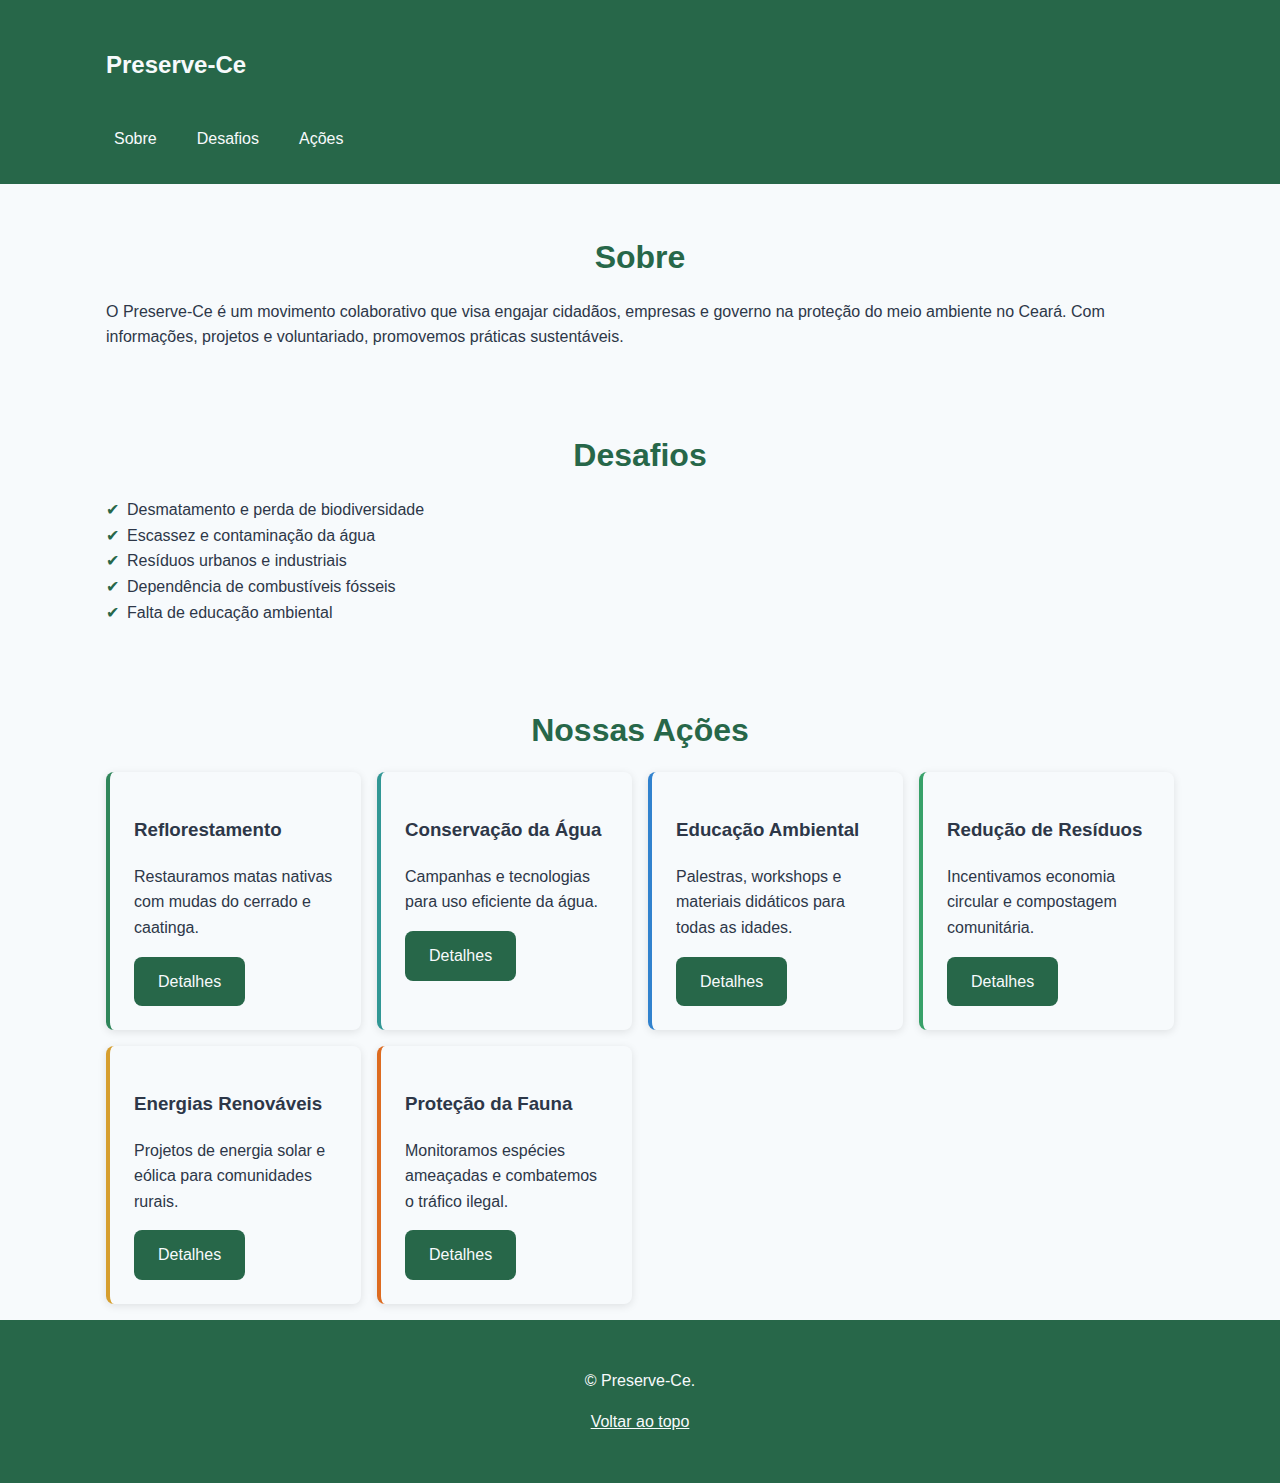
<file: index.html>
<!DOCTYPE html>
<html lang="pt-BR">
<head>
  <meta charset="UTF-8">
  <meta name="viewport" content="width=device-width, initial-scale=1.0">
  <title>Preserve-Ce | Meio Ambiente Sustentável</title>
  <link rel="stylesheet" href="index.css">
</head>
<body>
  <header class="site-header">
    <div class="container">
      <h1 class="logo"><a href="index.html">Preserve-Ce</a></h1>
      <button class="nav-toggle" aria-label="Abrir menu">☰</button>
      <nav class="main-nav" aria-label="Navegação principal">
        <ul>
          <li><a href="#sobre">Sobre</a></li>
          <li><a href="#desafios">Desafios</a></li>
          <li><a href="#acoes">Ações</a></li>
        </ul>
      </nav>
    </div>
  </header>

  <main>
    
    <section id="sobre" class="section container" aria-labelledby="sobre-title">
      <h2 id="sobre-title" class="section-title">Sobre</h2>
      <p>O Preserve-Ce é um movimento colaborativo que visa engajar cidadãos, empresas e governo na proteção do meio ambiente no Ceará. Com informações, projetos e voluntariado, promovemos práticas sustentáveis.</p>
    </section>

    <section id="desafios" class="section container" aria-labelledby="desafios-title">
      <h2 id="desafios-title" class="section-title">Desafios</h2>
      <ul class="list-icons">
        <li>Desmatamento e perda de biodiversidade</li>
        <li>Escassez e contaminação da água</li>
        <li>Resíduos urbanos e industriais</li>
        <li>Dependência de combustíveis fósseis</li>
        <li>Falta de educação ambiental</li>
      </ul>
    </section>

    <section id="acoes" class="section container" aria-labelledby="acoes-title">
      <h2 id="acoes-title" class="section-title">Nossas Ações</h2>
      <div class="grid-container">
        <article class="grid-item item-reflo">
          <h3>Reflorestamento</h3>
          <p>Restauramos matas nativas com mudas do cerrado e caatinga.</p>
          <a href="reflo.html" class="btn btn-secondary">Detalhes</a>
        </article>
        <article class="grid-item item-cons">
          <h3>Conservação da Água</h3>
          <p>Campanhas e tecnologias para uso eficiente da água.</p>
          <a href="cons.html" class="btn btn-secondary">Detalhes</a>
        </article>
        <article class="grid-item item-ed">
          <h3>Educação Ambiental</h3>
          <p>Palestras, workshops e materiais didáticos para todas as idades.</p>
          <a href="ed.html" class="btn btn-secondary">Detalhes</a>
        </article>
        <article class="grid-item item-red">
          <h3>Redução de Resíduos</h3>
          <p>Incentivamos economia circular e compostagem comunitária.</p>
          <a href="red.html" class="btn btn-secondary">Detalhes</a>
        </article>
        <article class="grid-item item-reno">
          <h3>Energias Renováveis</h3>
          <p>Projetos de energia solar e eólica para comunidades rurais.</p>
          <a href="reno.html" class="btn btn-secondary">Detalhes</a>
        </article>
        <article class="grid-item item-prot">
          <h3>Proteção da Fauna</h3>
          <p>Monitoramos espécies ameaçadas e combatemos o tráfico ilegal.</p>
          <a href="prot.html" class="btn btn-secondary">Detalhes</a>
        </article>
      </div>
    </section>
  </main>

  <footer class="site-footer">
    <div class="container">
      <p>&copy; Preserve-Ce.</p>
      <p><a href="#sobre">Voltar ao topo</a></p>
    </div>
  </footer>
  <script>
    document.querySelectorAll('a[href^="#"]').forEach(link => link.addEventListener('click', e => { e.preventDefault(); document.querySelector(link.getAttribute('href')).scrollIntoView({ behavior: 'smooth' }); }));
    const toggle = document.querySelector('.nav-toggle');
    const nav = document.querySelector('.main-nav');
    toggle.addEventListener('click', () => nav.classList.toggle('open'));
  </script>
</body>
</html>
</file>
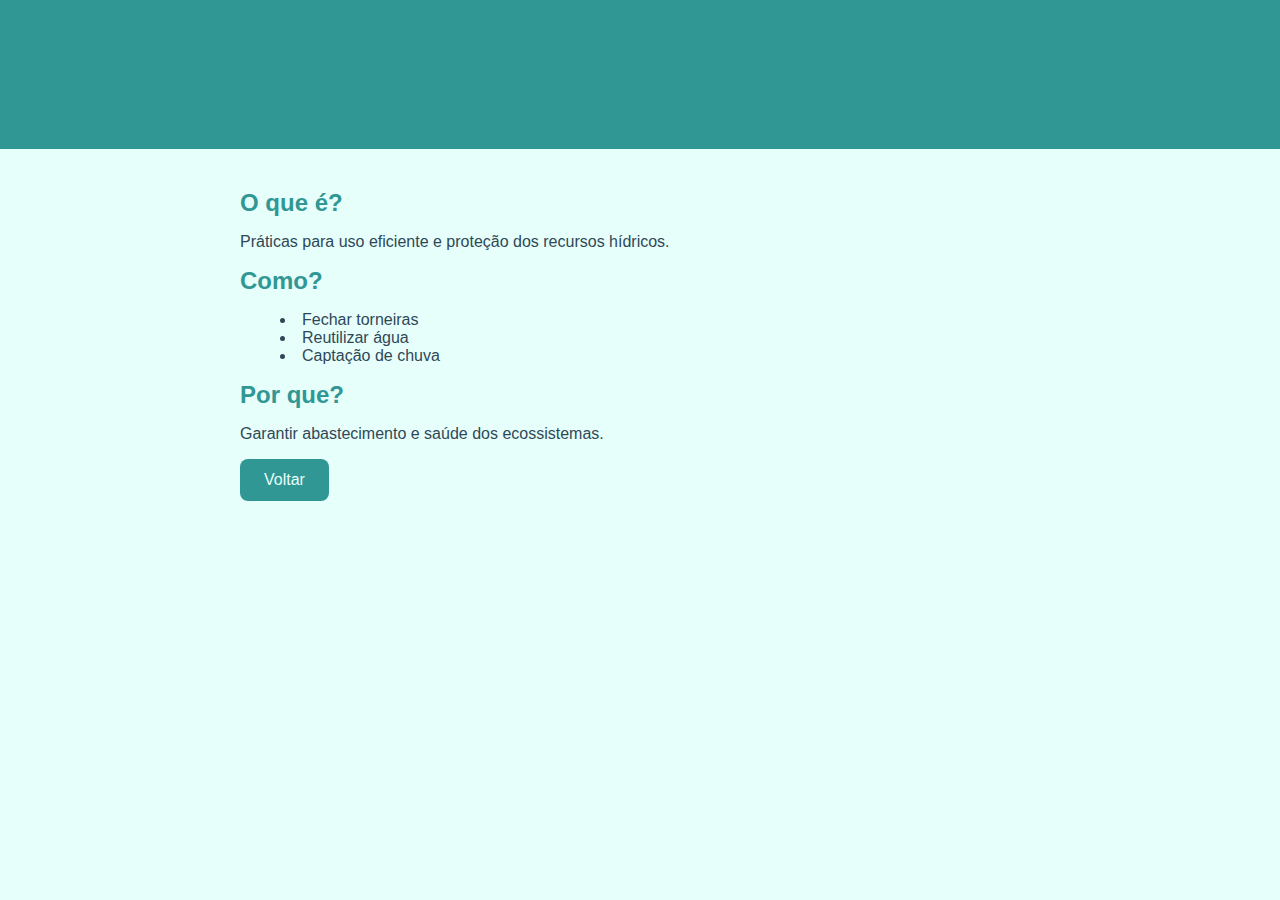
<file: cons.html>
<!DOCTYPE html>
<html lang="pt-BR">
<head>
  <meta charset="UTF-8">
  <meta name="viewport" content="width=device-width, initial-scale=1.0">
  <title>Conservação da Água</title>
  <link rel="stylesheet" href="cons.css">
</head>
<body>
  <header class="site-header"><div class="container"><h1>Conservação da Água</h1></div></header>
  <main class="container">
    <article>
      <section aria-labelledby="intro-water"><h2 id="intro-water">O que é?</h2>
        <p>Práticas para uso eficiente e proteção dos recursos hídricos.</p></section>
      <section aria-labelledby="how-water"><h2 id="how-water">Como?</h2>
        <ul><li>Fechar torneiras</li><li>Reutilizar água</li><li>Captação de chuva</li></ul></section>
      <section aria-labelledby="why-water"><h2 id="why-water">Por que?</h2>
        <p>Garantir abastecimento e saúde dos ecossistemas.</p></section>
    </article>
    <a href="index.html#acoes" class="btn btn-secondary">Voltar</a>
  </main>
</body>
</html>
</file>
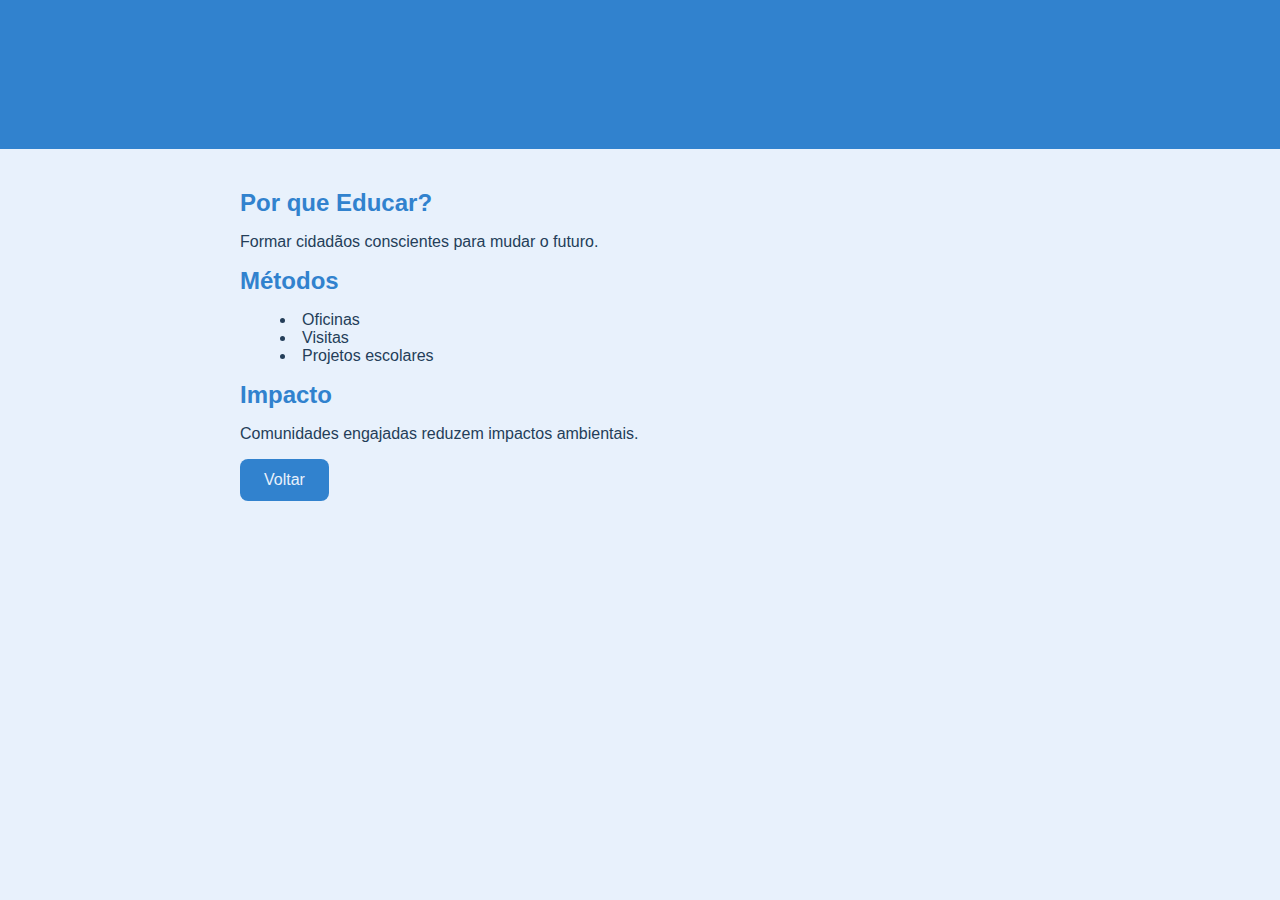
<file: ed.html>
<!DOCTYPE html>
<html lang="pt-BR">
<head>
  <meta charset="UTF-8">
  <meta name="viewport" content="width=device-width, initial-scale=1.0">
  <title>Educação Ambiental</title>
  <link rel="stylesheet" href="ed.css">
</head>
<body>
  <header class="site-header"><div class="container"><h1>Educação Ambiental</h1></div></header>
  <main class="container">
    <article>
      <section aria-labelledby="edu-why"><h2 id="edu-why">Por que Educar?</h2>
        <p>Formar cidadãos conscientes para mudar o futuro.</p></section>
      <section aria-labelledby="edu-methods"><h2 id="edu-methods">Métodos</h2>
        <ul><li>Oficinas</li><li>Visitas</li><li>Projetos escolares</li></ul></section>
      <section aria-labelledby="edu-impact"><h2 id="edu-impact">Impacto</h2>
        <p>Comunidades engajadas reduzem impactos ambientais.</p></section>
    </article>
    <a href="index.html#acoes" class="btn btn-secondary">Voltar</a>
  </main>
</body>
</html>
</file>
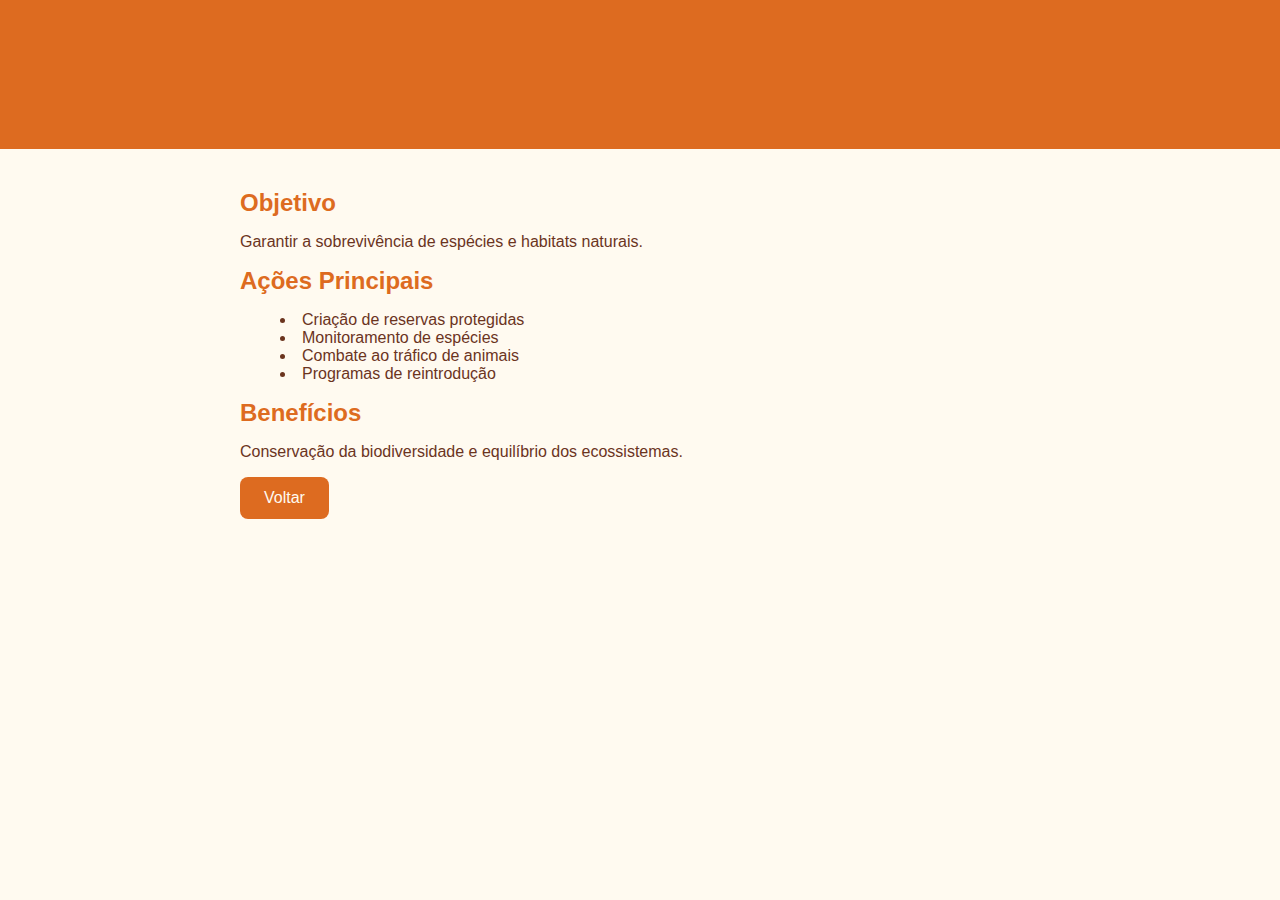
<file: prot.html>
<!DOCTYPE html>
<html lang="pt-BR">
<head>
  <meta charset="UTF-8">
  <meta name="viewport" content="width=device-width, initial-scale=1.0">
  <title>Proteção da Fauna</title>
  <link rel="stylesheet" href="prot.css">
</head>
<body>
  <header class="site-header"><div class="container"><h1>Proteção da Fauna</h1></div></header>
  <main class="container">
    <article>
      <section aria-labelledby="prot-intro"><h2 id="prot-intro">Objetivo</h2><p>Garantir a sobrevivência de espécies e habitats naturais.</p></section>
      <section aria-labelledby="prot-actions"><h2 id="prot-actions">Ações Principais</h2><ul><li>Criação de reservas protegidas</li><li>Monitoramento de espécies</li><li>Combate ao tráfico de animais</li><li>Programas de reintrodução</li></ul></section>
      <section aria-labelledby="prot-benefits"><h2 id="prot-benefits">Benefícios</h2><p>Conservação da biodiversidade e equilíbrio dos ecossistemas.</p></section>
    </article>
    <a href="index.html#acoes" class="btn btn-secondary">Voltar</a>
  </main>
</body>
</html>
</file>
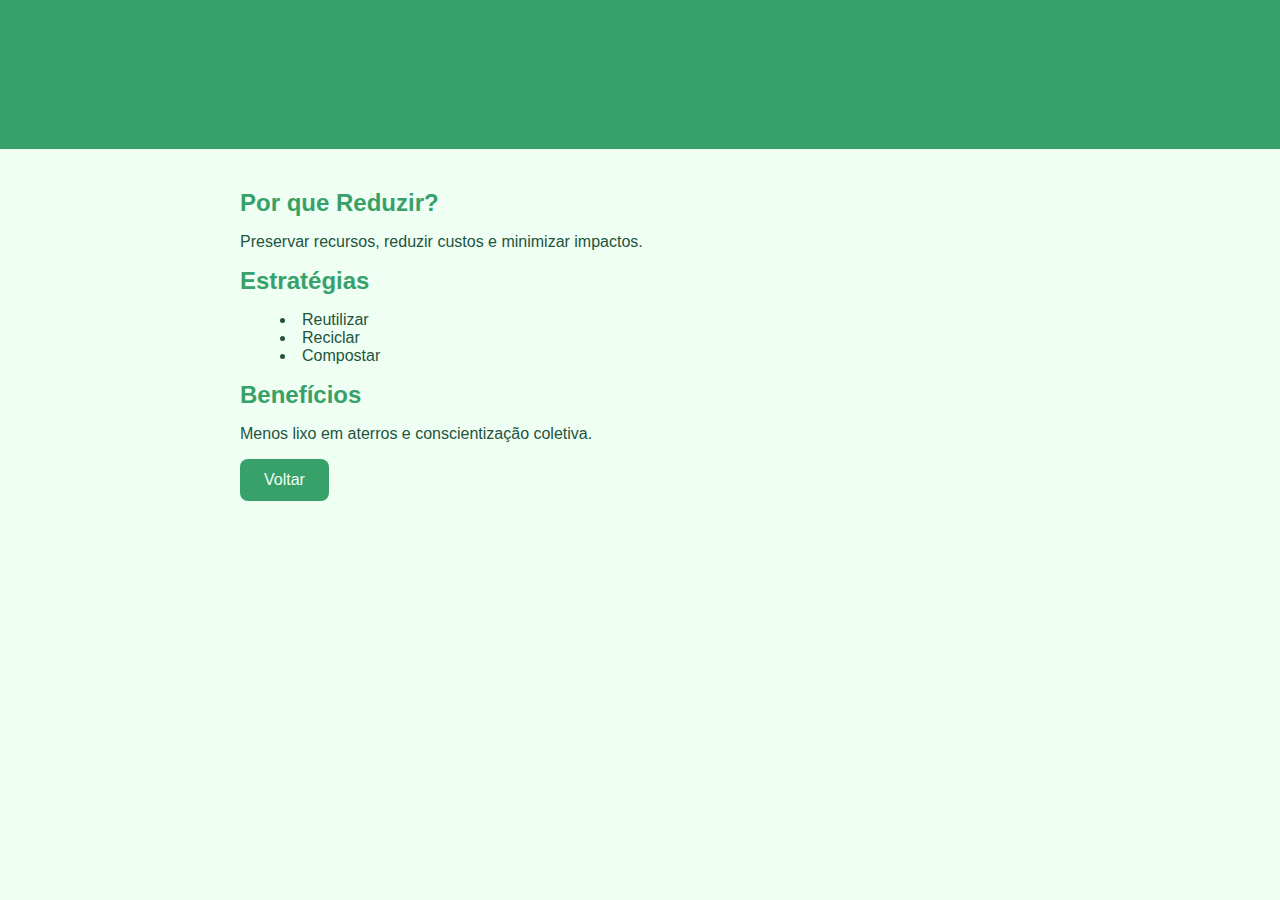
<file: red.html>
<!DOCTYPE html>
<html lang="pt-BR">
<head>
  <meta charset="UTF-8">
  <meta name="viewport" content="width=device-width, initial-scale=1.0">
  <title>Redução de Resíduos</title>
  <link rel="stylesheet" href="red.css">
</head>
<body>
  <header class="site-header"><div class="container"><h1>Redução de Resíduos</h1></div></header>
  <main class="container">
    <article>
      <section aria-labelledby="red-why"><h2 id="red-why">Por que Reduzir?</h2>
        <p>Preservar recursos, reduzir custos e minimizar impactos.</p></section>
      <section aria-labelledby="red-strategies"><h2 id="red-strategies">Estratégias</h2>
        <ul><li>Reutilizar</li><li>Reciclar</li><li>Compostar</li></ul></section>
      <section aria-labelledby="red-benefits"><h2 id="red-benefits">Benefícios</h2>
        <p>Menos lixo em aterros e conscientização coletiva.</p></section>
    </article>
    <a href="index.html#acoes" class="btn btn-secondary">Voltar</a>
  </main>
</body>
</html>
</file>
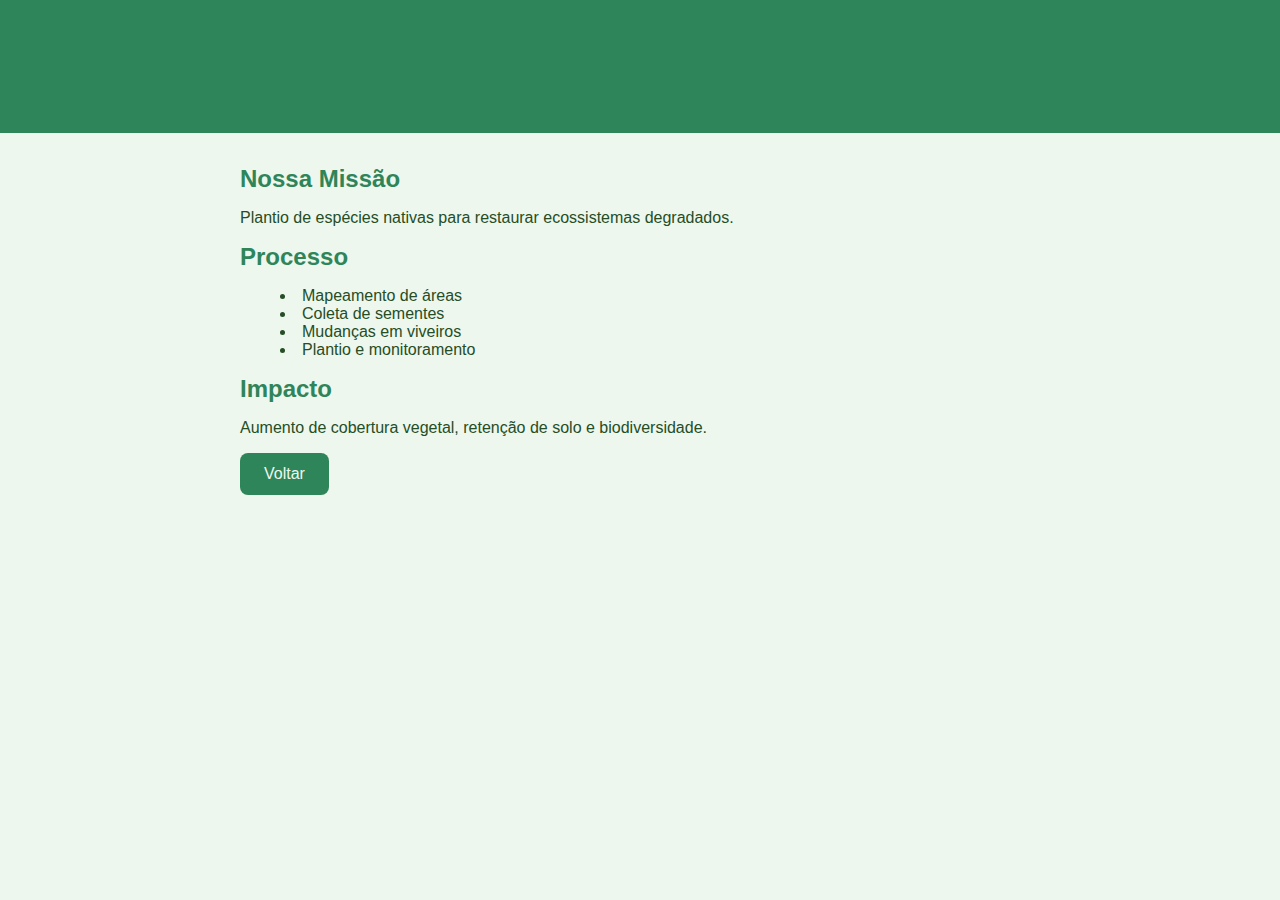
<file: reflo.html>
<!DOCTYPE html>
<html lang="pt-BR">
<head>
  <meta charset="UTF-8">
  <meta name="viewport" content="width=device-width, initial-scale=1.0">
  <title>Reflorestamento</title>
  <link rel="stylesheet" href="reflo.css">
</head>
<body>
  <header class="site-header">
    <div class="container"><h1>Reflorestamento</h1></div>
  </header>
  <main class="container">
    <article>
      <section aria-labelledby="reflo-intro"><h2 id="reflo-intro">Nossa Missão</h2>
        <p>Plantio de espécies nativas para restaurar ecossistemas degradados.</p></section>
      <section aria-labelledby="reflo-process"><h2 id="reflo-process">Processo</h2>
        <ul><li>Mapeamento de áreas</li><li>Coleta de sementes</li><li>Mudanças em viveiros</li><li>Plantio e monitoramento</li></ul></section>
      <section aria-labelledby="reflo-impact"><h2 id="reflo-impact">Impacto</h2>
        <p>Aumento de cobertura vegetal, retenção de solo e biodiversidade.</p></section>
    </article>
    <a href="index.html#acoes" class="btn btn-secondary">Voltar</a>
  </main>
</body>
</html>
</file>
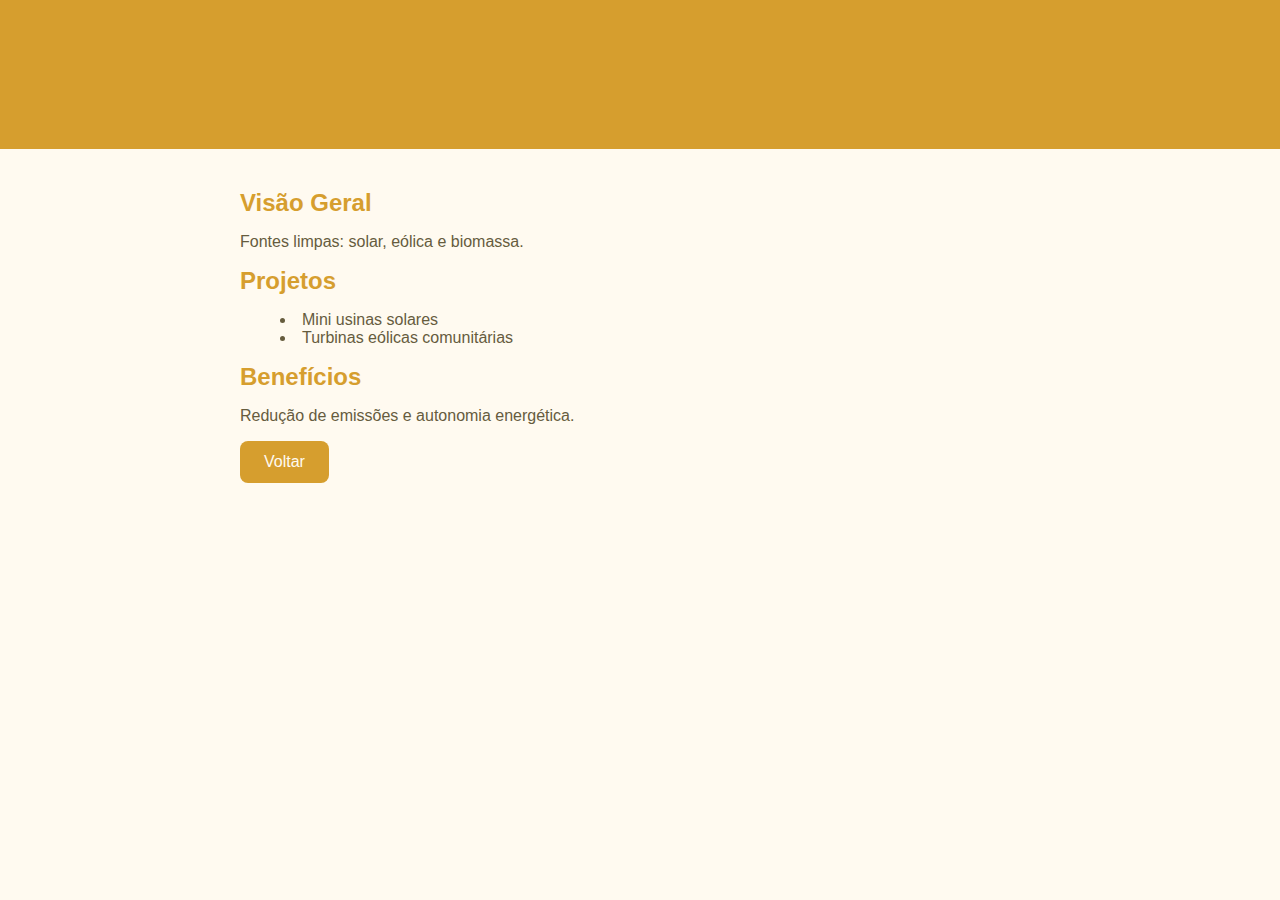
<file: reno.html>
<!DOCTYPE html>
<html lang="pt-BR">
<head>
  <meta charset="UTF-8">
  <meta name="viewport" content="width=device-width, initial-scale=1.0">
  <title>Energias Renováveis</title>
  <link rel="stylesheet" href="reno.css">
</head>
<body>
  <header class="site-header"><div class="container"><h1>Energias Renováveis</h1></div></header>
  <main class="container">
    <article>
      <section aria-labelledby="reno-intro"><h2 id="reno-intro">Visão Geral</h2>
        <p>Fontes limpas: solar, eólica e biomassa.</p></section>
      <section aria-labelledby="reno-projects"><h2 id="reno-projects">Projetos</h2>
        <ul><li>Mini usinas solares</li><li>Turbinas eólicas comunitárias</li></ul></section>
      <section aria-labelledby="reno-benefits"><h2 id="reno-benefits">Benefícios</h2>
        <p>Redução de emissões e autonomia energética.</p></section>
    </article>
    <a href="index.html#acoes" class="btn btn-secondary">Voltar</a>
  </main>
</body>
</html>
</file>
<file: index.css>
:root {
    --primary: #276749;
    --light: #f7fafc;
    --text: #2d3748;
    --radius: 0.5rem;
    --transition: 0.3s;
    --reflo-color: #2f855a;
    --cons-color: #319795;
    --ed-color: #3182ce;
    --red-color: #38a169;
    --reno-color: #d69e2e;
    --prot-color: #dd6b20;
  }
  * { box-sizing: border-box; }
  body { margin:0; font-family:'Inter',sans-serif; color:var(--text); background:var(--light); line-height:1.6; scroll-behavior:smooth; }
  .section { scroll-margin-top: 9rem; }
  .container { max-width:1100px; margin:0 auto; padding:1rem; }
  .site-header { background:var(--primary); color:var(--light); position:sticky; top:0; z-index:1000; }
  .logo a { color:var(--light); text-decoration:none; font-size:1.5rem; }
  .nav-toggle { background:none; border:none; color:var(--light); font-size:1.5rem; display:none; }
  .main-nav ul { list-style:none; display:flex; gap:1.5rem; margin:0; padding:1rem 0; }
  .main-nav a { color:var(--light); text-decoration:none; padding:0.5rem; border-radius:var(--radius); transition:background var(--transition); }
  .main-nav a:hover { background:rgba(255,255,255,0.2); }
  .hero { background:url('hero.jpg') center/cover no-repeat; color:var(--light); text-align:center; padding:5rem 1rem; }
  .hero h2 { font-size:2.5rem; margin-bottom:1rem; }
  .btn { display:inline-block; padding:0.75rem 1.5rem; border-radius:var(--radius); text-decoration:none; transition:background var(--transition); }
  .btn-primary { background:var(--light); color:var(--primary); }
  .btn-primary:hover { background:rgba(255,255,255,0.8); }
  .btn-secondary { background:var(--primary); color:var(--light); }
  .btn-secondary:hover { filter:brightness(0.9); }
  .section-title { font-size:2rem; color:var(--primary); text-align:center; margin:2rem 0 1rem; }
  .list-icons { list-style:none; padding:0; }
  .list-icons li::before { content:'✔'; color:var(--primary); margin-right:0.5rem; }
  .grid-container { display:grid; gap:1rem; grid-template-columns:repeat(auto-fit,minmax(240px,1fr)); }
  .grid-item { background:var(--light); border-left:4px solid; border-radius:var(--radius); padding:1.5rem; box-shadow:0 2px 8px rgba(0,0,0,0.1); transition:transform var(--transition); }
  .grid-item:hover { transform:translateY(-5px); }
  .item-reflo { border-color:var(--reflo-color); }
  .item-cons { border-color:var(--cons-color); }
  .item-ed { border-color:var(--ed-color); }
  .item-red { border-color:var(--red-color); }
  .item-reno { border-color:var(--reno-color); }
  .item-prot { border-color:var(--prot-color); }
  .site-footer { background:var(--primary); color:var(--light); text-align:center; padding:1rem 0; }
  .site-footer a { color:var(--light); text-decoration:underline; }
  @media(max-width:768px) {
    .nav-toggle { display:block; }
    .main-nav { display:none; }
    .main-nav.open { display:block; }
    .main-nav ul { flex-direction:column; }
  }
</file>
<file: cons.css>
:root{--accent:#319795;--bg:#e6fffa;--text:#2f4858;--radius:0.5rem;--trans:0.3s;}
body{margin:0;font-family:sans-serif;background:var(--bg);color:var(--text);}
.btn { display:inline-block; padding:0.75rem 1.5rem; border-radius:var(--radius); text-decoration:none; transition:background var(--transition); }
.btn-secondary { background:var(--accent); color:var(--bg); }
.btn-secondary:hover { filter:brightness(0.9); }
.container{max-width:800px;margin:auto;padding:2rem;}
.site-header{background:var(--accent);color:#fff;padding:1rem;text-align:center;}
h1,h2{color:var(--accent);margin:0.5rem 0;}
ul{list-style:disc inside;margin:1rem 0;}
.site-footer{background:var(--accent);color:#fff;text-align:center;padding:1rem;}
</file>
<file: ed.css>
:root{--accent:#3182ce;--bg:#e8f1fc;--text:#243e59;--radius:0.5rem;--trans:0.3s;}
body{margin:0;font-family:sans-serif;background:var(--bg);color:var(--text);}
.btn { display:inline-block; padding:0.75rem 1.5rem; border-radius:var(--radius); text-decoration:none; transition:background var(--transition); }
.btn-secondary { background:var(--accent); color:var(--bg); }
.btn-secondary:hover { filter:brightness(0.9); }
.container{max-width:800px;margin:auto;padding:2rem;}
.site-header{background:var(--accent);color:#fff;padding:1rem;text-align:center;}
h1,h2{color:var(--accent);margin:0.5rem 0;}
ul{list-style:disc inside;margin:1rem 0;}
.site-footer{background:var(--accent);color:#fff;text-align:center;padding:1rem;}
</file>
<file: prot.css>
:root{--accent:#dd6b20;--bg:#fffaf0;--text:#6b341e;--radius:0.5rem;--trans:0.3s;}
body{margin:0;font-family:sans-serif;background:var(--bg);color:var(--text);}
.btn { display:inline-block; padding:0.75rem 1.5rem; border-radius:var(--radius); text-decoration:none; transition:background var(--transition); }
.btn-secondary { background:var(--accent); color:var(--bg); }
.btn-secondary:hover { filter:brightness(0.9); }
.container{max-width:800px;margin:auto;padding:2rem;}
.site-header{background:var(--accent);color:#fff;padding:1rem;text-align:center;}
h1,h2{color:var(--accent);margin:0.5rem 0;}
ul{list-style:disc inside;margin:1rem 0;}
.site-footer{background:var(--accent);color:#fff;text-align:center;padding:1rem;}
</file>
<file: red.css>
:root{--accent:#38a169;--bg:#f0fff4;--text:#22543d;--radius:0.5rem;--trans:0.3s;}
body{margin:0;font-family:sans-serif;background:var(--bg);color:var(--text);}
.btn { display:inline-block; padding:0.75rem 1.5rem; border-radius:var(--radius); text-decoration:none; transition:background var(--transition); }
.btn-secondary { background:var(--accent); color:var(--bg); }
.btn-secondary:hover { filter:brightness(0.9); }
.container{max-width:800px;margin:auto;padding:2rem;}
.site-header{background:var(--accent);color:#fff;padding:1rem;text-align:center;}
h1,h2{color:var(--accent);margin:0.5rem 0;}
ul{list-style:disc inside;margin:1rem 0;}
.site-footer{background:var(--accent);color:#fff;text-align:center;padding:1rem;}
</file>
<file: reflo.css>
:root { --accent: #2f855a; --bg: #edf7ed; --text: #264d26; --radius:0.5rem; --trans:0.3s; }
body{margin:0;font-family:sans-serif;background:var(--bg);color:var(--text);}
.btn { display:inline-block; padding:0.75rem 1.5rem; border-radius:var(--radius); text-decoration:none; transition:background var(--transition); }
.btn-secondary { background:var(--accent); color:var(--bg); }
.btn-secondary:hover { filter:brightness(0.9); }
.container{max-width:800px;margin:auto;padding:2rem;}
.site-header{background:var(--accent);color:#fff;padding:1rem 0;text-align:center;}
h1,h2{margin:0;color:var(--accent);}
ul{list-style:disc inside;margin:1rem 0;}
.site-footer{background:var(--accent);color:#fff;text-align:center;padding:1rem;}
</file>
<file: reno.css>
:root{--accent:#d69e2e;--bg:#fffaf0;--text:#665c3e;--radius:0.5rem;--trans:0.3s;}
body{margin:0;font-family:sans-serif;background:var(--bg);color:var(--text);}
.btn { display:inline-block; padding:0.75rem 1.5rem; border-radius:var(--radius); text-decoration:none; transition:background var(--transition); }
.btn-secondary { background:var(--accent); color:var(--bg); }
.btn-secondary:hover { filter:brightness(0.9); }
.container{max-width:800px;margin:auto;padding:2rem;}
.site-header{background:var(--accent);color:#fff;padding:1rem;text-align:center;}
h1,h2{color:var(--accent);margin:0.5rem 0;}
ul{list-style:disc inside;margin:1rem 0;}
.site-footer{background:var(--accent);color:#fff;text-align:center;padding:1rem;}
</file>
